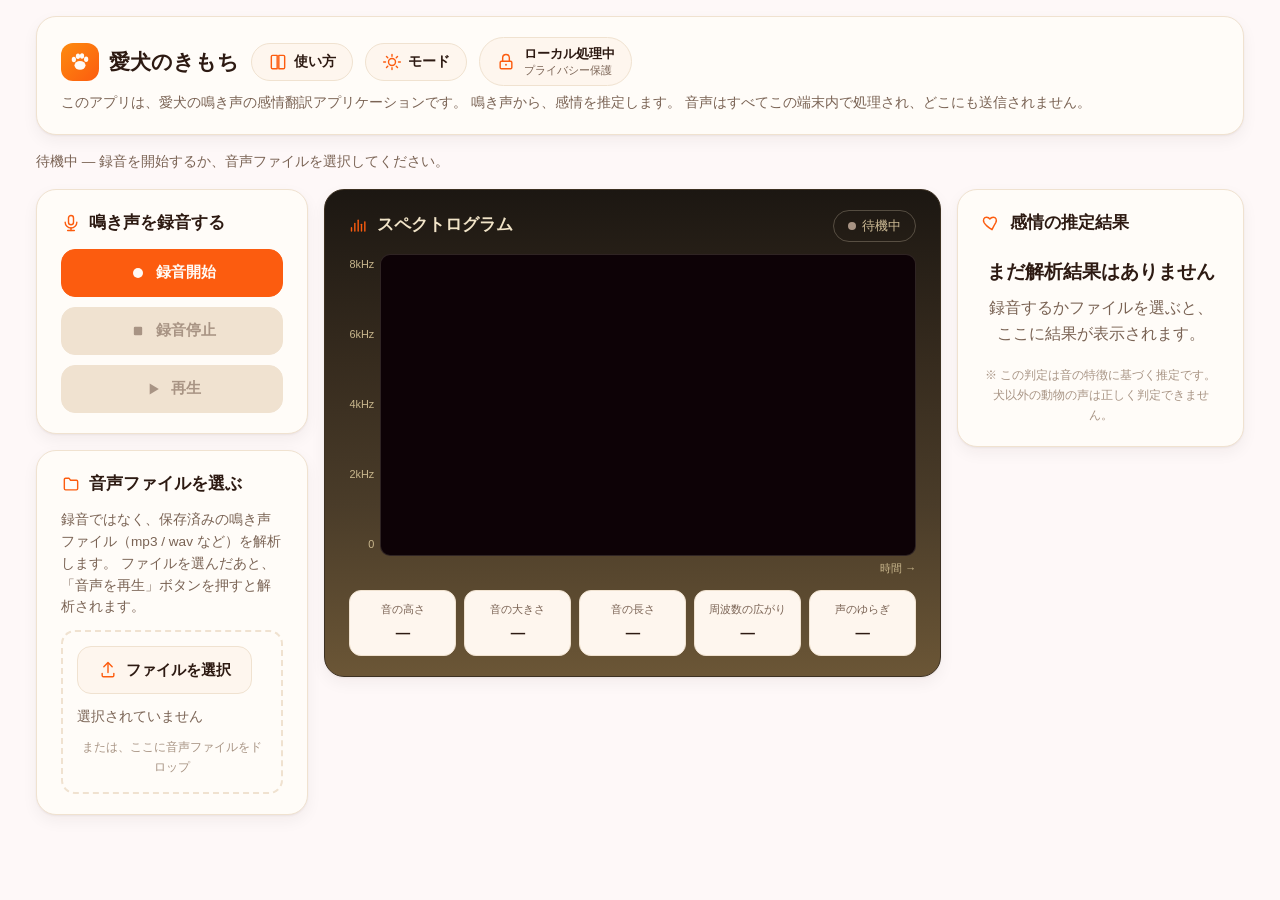
<file: index.html>
<!DOCTYPE html>
<html lang="ja">
<head>
  <meta charset="UTF-8">
  <meta name="viewport" content="width=device-width, initial-scale=1.0">
  <title>愛犬のきもち</title>
  <link rel="icon" type="image/png" href="img/favicon.png">
  <script>
    // CSS読み込み前に適用しておくことで、昼→夜の一瞬のチラつき(FOUC)を防ぐ
    try {
      var savedTheme = localStorage.getItem('theme');
      if (savedTheme === 'dark') document.documentElement.dataset.theme = 'dark';
    } catch {
      // プライベートブラウジング等でlocalStorageが使えなくても無視してよい(既定=昼モード)
    }
  </script>
  <link rel="stylesheet" href="css/style.css">
</head>
<body>
  <main class="app">
    <header class="app-header panel">
      <div class="panel-body">
        <div class="app-header-text">
          <div class="app-title-row">
            <h1>
              <span class="app-title-icon" aria-hidden="true">
                <svg viewBox="0 0 24 24" fill="currentColor">
                  <ellipse cx="12" cy="15.6" rx="6" ry="4.8"/>
                  <ellipse cx="5.3" cy="9.2" rx="2.3" ry="3"/>
                  <ellipse cx="9.8" cy="5.6" rx="2.3" ry="3"/>
                  <ellipse cx="14.2" cy="5.5" rx="2.3" ry="3"/>
                  <ellipse cx="18.7" cy="9" rx="2.3" ry="3"/>
                </svg>
              </span>
              愛犬のきもち
            </h1>
            <button id="how-to-open-button" type="button" class="nav-button">
              <svg class="icon" viewBox="0 0 24 24" fill="none" stroke="currentColor" stroke-width="1.7" stroke-linecap="round" stroke-linejoin="round" aria-hidden="true">
                <path d="M4 5.5C4 4.7 4.7 4 5.5 4H11v16H5.5A1.5 1.5 0 0 1 4 18.5z"/>
                <path d="M20 5.5c0-.8-.7-1.5-1.5-1.5H13v16h5.5a1.5 1.5 0 0 0 1.5-1.5z"/>
              </svg>
              <span>使い方</span>
            </button>
            <div class="mode-menu">
              <button id="mode-open-button" type="button" class="nav-button" aria-haspopup="true" aria-expanded="false">
                <svg class="icon" viewBox="0 0 24 24" fill="none" stroke="currentColor" stroke-width="1.7" stroke-linecap="round" stroke-linejoin="round" aria-hidden="true">
                  <circle cx="12" cy="12" r="4.2"/>
                  <path d="M12 3v2.2M12 18.8V21M4.2 12H2M22 12h-2.2M5.4 5.4l1.5 1.5M17.1 17.1l1.5 1.5M18.6 5.4l-1.5 1.5M6.9 17.1l-1.5 1.5"/>
                </svg>
                <span>モード</span>
              </button>
              <div id="mode-popup" class="mode-popup" hidden>
                <button type="button" class="mode-option" data-theme-choice="light">
                  <svg class="icon" viewBox="0 0 24 24" fill="none" stroke="currentColor" stroke-width="1.7" stroke-linecap="round" stroke-linejoin="round" aria-hidden="true">
                    <circle cx="12" cy="12" r="4.2"/>
                    <path d="M12 3v2.2M12 18.8V21M4.2 12H2M22 12h-2.2M5.4 5.4l1.5 1.5M17.1 17.1l1.5 1.5M18.6 5.4l-1.5 1.5M6.9 17.1l-1.5 1.5"/>
                  </svg>
                  <span>昼モード</span>
                </button>
                <button type="button" class="mode-option" data-theme-choice="dark">
                  <svg class="icon" viewBox="0 0 24 24" fill="none" stroke="currentColor" stroke-width="1.7" stroke-linecap="round" stroke-linejoin="round" aria-hidden="true">
                    <path d="M20 14.3A8.5 8.5 0 1 1 9.7 4a7 7 0 0 0 10.3 10.3z"/>
                  </svg>
                  <span>夜モード</span>
                </button>
              </div>
            </div>
            <div class="privacy-badge">
              <svg class="icon" viewBox="0 0 24 24" fill="none" stroke="currentColor" stroke-width="1.7" stroke-linecap="round" stroke-linejoin="round" aria-hidden="true">
                <rect x="5" y="11" width="14" height="9" rx="1.5"/>
                <path d="M8 11V7a4 4 0 0 1 8 0v4"/>
                <circle cx="12" cy="15.3" r="1.1" fill="currentColor" stroke="none"/>
              </svg>
              <span class="privacy-badge-text">
                <span class="privacy-badge-title">ローカル処理中</span>
                <span class="privacy-badge-subtitle">プライバシー保護</span>
              </span>
            </div>
          </div>
          <p class="app-description">
            このアプリは、愛犬の鳴き声の感情翻訳アプリケーションです。
            鳴き声から、感情を推定します。
            音声はすべてこの端末内で処理され、どこにも送信されません。
          </p>
        </div>
      </div>
    </header>

    <p id="status-message" class="status-message" role="status">待機中 — 録音を開始するか、音声ファイルを選択してください。</p>

    <div class="dashboard-grid">
      <section class="dashboard-column dashboard-column--input" aria-label="音声を入力する">
        <div class="panel">
          <div class="panel-body">
            <h2 class="section-title">
              <svg class="icon" viewBox="0 0 24 24" fill="none" stroke="currentColor" stroke-width="1.7" stroke-linecap="round" stroke-linejoin="round" aria-hidden="true">
                <rect x="9" y="3" width="6" height="11" rx="3"/>
                <path d="M5 11a7 7 0 0 0 14 0"/>
                <line x1="12" y1="18" x2="12" y2="21"/>
                <line x1="8" y1="21" x2="16" y2="21"/>
              </svg>
              鳴き声を録音する
            </h2>
            <div class="button-row">
              <button id="record-start-button" type="button" class="action-button action-button--primary">
                <span class="action-button-face">
                  <svg class="icon button-icon" viewBox="0 0 24 24" aria-hidden="true"><circle cx="12" cy="12" r="6" fill="currentColor"/></svg>
                  <span class="button-label">録音開始</span>
                </span>
              </button>
              <button id="record-stop-button" type="button" class="action-button" disabled>
                <span class="action-button-face">
                  <svg class="icon button-icon" viewBox="0 0 24 24" aria-hidden="true"><rect x="7" y="7" width="10" height="10" rx="1.5" fill="currentColor"/></svg>
                  <span class="button-label">録音停止</span>
                </span>
              </button>
              <button id="playback-button" type="button" class="action-button" disabled>
                <span class="action-button-face">
                  <svg class="icon button-icon" viewBox="0 0 24 24" aria-hidden="true"><path d="M8 5.5v13l11-6.5z" fill="currentColor"/></svg>
                  <span id="playback-button-label" class="button-label">再生</span>
                </span>
              </button>
            </div>
          </div>
        </div>

        <div class="panel">
          <div class="panel-body">
            <h2 class="section-title">
              <svg class="icon" viewBox="0 0 24 24" fill="none" stroke="currentColor" stroke-width="1.7" stroke-linecap="round" stroke-linejoin="round" aria-hidden="true">
                <path d="M4 6.5A1.5 1.5 0 0 1 5.5 5h4l2 2.5h7A1.5 1.5 0 0 1 20 9v8.5A1.5 1.5 0 0 1 18.5 19h-13A1.5 1.5 0 0 1 4 17.5z"/>
              </svg>
              音声ファイルを選ぶ
            </h2>
            <p class="input-method-note">
              録音ではなく、保存済みの鳴き声ファイル（mp3 / wav など）を解析します。
              ファイルを選んだあと、「音声を再生」ボタンを押すと解析されます。
            </p>
            <div id="file-dropzone" class="file-dropzone">
              <div class="file-picker">
                <label class="action-button">
                  <span class="action-button-face">
                    <svg class="icon button-icon" viewBox="0 0 24 24" fill="none" stroke="currentColor" stroke-width="1.7" stroke-linecap="round" stroke-linejoin="round" aria-hidden="true">
                      <path d="M12 15V4"/>
                      <path d="M7 8l5-5 5 5"/>
                      <path d="M5 16v2.5A1.5 1.5 0 0 0 6.5 20h11a1.5 1.5 0 0 0 1.5-1.5V16"/>
                    </svg>
                    <span class="button-label">ファイルを選択</span>
                  </span>
                  <!-- MIME だけだとスマホのピッカーが mp3 をグレーアウトすることがあるため拡張子も併記する -->
                  <input id="audio-file-input" class="file-picker-input" type="file" accept="audio/*,.mp3,.wav,.m4a,.aac,.ogg">
                </label>
                <span id="file-picker-filename" class="file-picker-filename">選択されていません</span>
              </div>
              <p class="file-dropzone-hint">または、ここに音声ファイルをドロップ</p>
            </div>
          </div>
        </div>
      </section>

      <section class="dashboard-column dashboard-column--spectrogram" aria-label="スペクトログラム">
        <div class="panel">
          <div class="panel-body">
            <div class="section-header">
              <h2 class="section-title">
                <svg class="icon" viewBox="0 0 24 24" fill="none" stroke="currentColor" stroke-width="1.7" stroke-linecap="round" stroke-linejoin="round" aria-hidden="true">
                  <line x1="3" y1="14" x2="3" y2="18"/>
                  <line x1="7" y1="9" x2="7" y2="18"/>
                  <line x1="11" y1="5" x2="11" y2="18"/>
                  <line x1="15" y1="10" x2="15" y2="18"/>
                  <line x1="19" y1="7" x2="19" y2="18"/>
                </svg>
                スペクトログラム
              </h2>
              <span id="spectrogram-status" class="status-pill status-pill--idle">
                <span class="status-dot"></span>
                <span id="spectrogram-status-text">待機中</span>
              </span>
            </div>
            <div class="spectrogram-layout">
              <div class="spectrogram-axis-labels" aria-hidden="true">
                <span>8kHz</span>
                <span>6kHz</span>
                <span>4kHz</span>
                <span>2kHz</span>
                <span>0</span>
              </div>
              <canvas id="spectrogram-canvas" width="800" height="300">
                お使いのブラウザは canvas に対応していません。
              </canvas>
            </div>
            <p class="spectrogram-time-caption" aria-hidden="true">時間 →</p>

            <div id="analyzing-indicator" class="analyzing-indicator" hidden>
              <span class="analyzing-icon" aria-hidden="true">
                <svg viewBox="0 0 24 24" fill="currentColor">
                  <ellipse cx="12" cy="15.6" rx="6" ry="4.8"/>
                  <ellipse cx="5.3" cy="9.2" rx="2.3" ry="3"/>
                  <ellipse cx="9.8" cy="5.6" rx="2.3" ry="3"/>
                  <ellipse cx="14.2" cy="5.5" rx="2.3" ry="3"/>
                  <ellipse cx="18.7" cy="9" rx="2.3" ry="3"/>
                </svg>
              </span>
              <span class="analyzing-text">
                <span class="analyzing-title">AIが音声を解析しています…</span>
                <span class="analyzing-subtitle">鳴き声の特徴をリアルタイムで分析中です</span>
              </span>
              <span class="analyzing-dots" aria-hidden="true">
                <span></span><span></span><span></span><span></span><span></span>
              </span>
              <span class="analyzing-state-label">解析中</span>
            </div>

            <div class="feature-cards">
              <div class="feature-card">
                <span class="feature-card-label">音の高さ</span>
                <span id="feature-pitch" class="feature-card-value">—</span>
              </div>
              <div class="feature-card">
                <span class="feature-card-label">音の大きさ</span>
                <span id="feature-volume" class="feature-card-value">—</span>
              </div>
              <div class="feature-card">
                <span class="feature-card-label">音の長さ</span>
                <span id="feature-duration" class="feature-card-value">—</span>
              </div>
              <div class="feature-card">
                <span class="feature-card-label">周波数の広がり</span>
                <span id="feature-spread" class="feature-card-value">—</span>
              </div>
              <div class="feature-card">
                <span class="feature-card-label">声のゆらぎ</span>
                <span id="feature-waviness" class="feature-card-value">—</span>
              </div>
            </div>
          </div>
        </div>
      </section>

      <section class="dashboard-column dashboard-column--result" aria-label="感情推定結果">
        <div id="emotion-result" class="panel">
          <div class="panel-body emotion-panel-body">
            <h2 class="section-title">
              <svg class="icon" viewBox="0 0 24 24" fill="none" stroke="currentColor" stroke-width="1.7" stroke-linecap="round" stroke-linejoin="round" aria-hidden="true">
                <path d="M12 20s-7-4.35-9.5-8.5C.8 8 2.4 5 5.5 5c2 0 3.3 1.1 4 2.2C10.2 6.1 11.5 5 13.5 5 16.6 5 18.2 8 16.5 11.5 14 15.65 12 20 12 20z"/>
              </svg>
              感情の推定結果
            </h2>
            <p id="emotion-label" class="result-label">まだ解析結果はありません</p>
            <p id="emotion-reason" class="result-reason">録音するかファイルを選ぶと、ここに結果が表示されます。</p>
            <div id="emotion-detail-box" class="emotion-info-box" hidden>
              <span class="emotion-info-heading">気持ちの詳細</span>
              <p id="emotion-detail" class="emotion-info-text"></p>
            </div>
            <div id="emotion-advice-box" class="emotion-info-box emotion-info-box--advice" hidden>
              <span class="emotion-info-heading">
                <svg class="icon" viewBox="0 0 24 24" fill="none" stroke="currentColor" stroke-width="1.7" stroke-linecap="round" stroke-linejoin="round" aria-hidden="true">
                  <path d="M9 18h6"/>
                  <path d="M10 21h4"/>
                  <path d="M12 3a6 6 0 0 0-4 10.5c.7.6 1 1.3 1 2.5h6c0-1.2.3-1.9 1-2.5A6 6 0 0 0 12 3z"/>
                </svg>
                おすすめの対応
              </span>
              <p id="emotion-advice" class="emotion-info-text"></p>
            </div>
            <p class="result-disclaimer">
              ※ この判定は音の特徴に基づく推定です。犬以外の動物の声は正しく判定できません。
            </p>
            <img id="emotion-illustration-image" class="emotion-illustration" alt="" hidden>
          </div>
        </div>
      </section>
    </div>

    <div id="how-to-modal" class="modal-overlay" hidden>
      <div class="modal-panel" role="dialog" aria-modal="true" aria-labelledby="how-to-modal-title">
        <button id="how-to-close-button" type="button" class="modal-close" aria-label="閉じる">
          <svg viewBox="0 0 24 24" fill="none" stroke="currentColor" stroke-width="2" stroke-linecap="round" aria-hidden="true">
            <line x1="5" y1="5" x2="19" y2="19"/>
            <line x1="19" y1="5" x2="5" y2="19"/>
          </svg>
        </button>
        <h2 id="how-to-modal-title" class="section-title">
          <svg class="icon" viewBox="0 0 24 24" fill="none" stroke="currentColor" stroke-width="1.7" stroke-linecap="round" stroke-linejoin="round" aria-hidden="true">
            <path d="M4 5.5C4 4.7 4.7 4 5.5 4H11v16H5.5A1.5 1.5 0 0 1 4 18.5z"/>
            <path d="M20 5.5c0-.8-.7-1.5-1.5-1.5H13v16h5.5a1.5 1.5 0 0 0 1.5-1.5z"/>
          </svg>
          使い方
          <span class="how-to-tagline">かんたん2つの方法で愛犬のきもちを知ることができます</span>
        </h2>

        <div class="how-to-row how-to-row--start">
          <div class="how-to-step">
            <span class="how-to-step-badge">1</span>
            <svg class="icon" viewBox="0 0 24 24" fill="none" stroke="currentColor" stroke-width="1.7" stroke-linecap="round" stroke-linejoin="round" aria-hidden="true">
              <rect x="9" y="3" width="6" height="11" rx="3"/>
              <path d="M5 11a7 7 0 0 0 14 0"/>
              <line x1="12" y1="18" x2="12" y2="21"/>
              <line x1="8" y1="21" x2="16" y2="21"/>
            </svg>
            <span class="how-to-step-label">マイクで録音する</span>
          </div>
          <span class="how-to-or">または</span>
          <div class="how-to-step">
            <span class="how-to-step-badge">1</span>
            <svg class="icon" viewBox="0 0 24 24" fill="none" stroke="currentColor" stroke-width="1.7" stroke-linecap="round" stroke-linejoin="round" aria-hidden="true">
              <path d="M4 6.5A1.5 1.5 0 0 1 5.5 5h4l2 2.5h7A1.5 1.5 0 0 1 20 9v8.5A1.5 1.5 0 0 1 18.5 19h-13A1.5 1.5 0 0 1 4 17.5z"/>
            </svg>
            <span class="how-to-step-label">音声ファイルを選ぶ</span>
          </div>
        </div>

        <div class="how-to-row how-to-row--flow">
          <div class="how-to-step">
            <span class="how-to-step-badge">2</span>
            <svg class="icon" viewBox="0 0 24 24" fill="none" stroke="currentColor" stroke-width="1.7" stroke-linecap="round" stroke-linejoin="round" aria-hidden="true">
              <line x1="3" y1="14" x2="3" y2="18"/>
              <line x1="7" y1="9" x2="7" y2="18"/>
              <line x1="11" y1="5" x2="11" y2="18"/>
              <line x1="15" y1="10" x2="15" y2="18"/>
              <line x1="19" y1="7" x2="19" y2="18"/>
            </svg>
            <span class="how-to-step-label">音声を解析する</span>
          </div>
          <span class="how-to-chevron" aria-hidden="true">›</span>
          <div class="how-to-step">
            <span class="how-to-step-badge">3</span>
            <svg class="icon" viewBox="0 0 24 24" fill="none" stroke="currentColor" stroke-width="1.7" stroke-linecap="round" stroke-linejoin="round" aria-hidden="true">
              <path d="M12 20s-7-4.35-9.5-8.5C.8 8 2.4 5 5.5 5c2 0 3.3 1.1 4 2.2C10.2 6.1 11.5 5 13.5 5 16.6 5 18.2 8 16.5 11.5 14 15.65 12 20 12 20z"/>
            </svg>
            <span class="how-to-step-label">感情を推定する</span>
          </div>
          <span class="how-to-chevron" aria-hidden="true">›</span>
          <div class="how-to-step">
            <span class="how-to-step-badge">4</span>
            <svg class="icon" viewBox="0 0 24 24" fill="none" stroke="currentColor" stroke-width="1.7" stroke-linecap="round" stroke-linejoin="round" aria-hidden="true">
              <path d="M8 4h8a1 1 0 0 1 1 1v14a1 1 0 0 1-1 1H8a1 1 0 0 1-1-1V5a1 1 0 0 1 1-1z"/>
              <path d="M9 3.3h6v2.2H9z"/>
              <path d="M9 12l2 2 4-4"/>
            </svg>
            <span class="how-to-step-label">結果を確認する</span>
          </div>
        </div>

        <p class="how-to-tagline how-to-tagline--footer">
          録音・音声ファイル、どちらのやり方でも音声を再生すると「スペクトログラム」に音声波形が流れ、音声が終わると波形が止まり、「感情の推定結果」で解析結果が表示されます。
        </p>
      </div>
    </div>
  </main>

  <script type="module" src="js/main.js"></script>
</body>
</html>
</file>
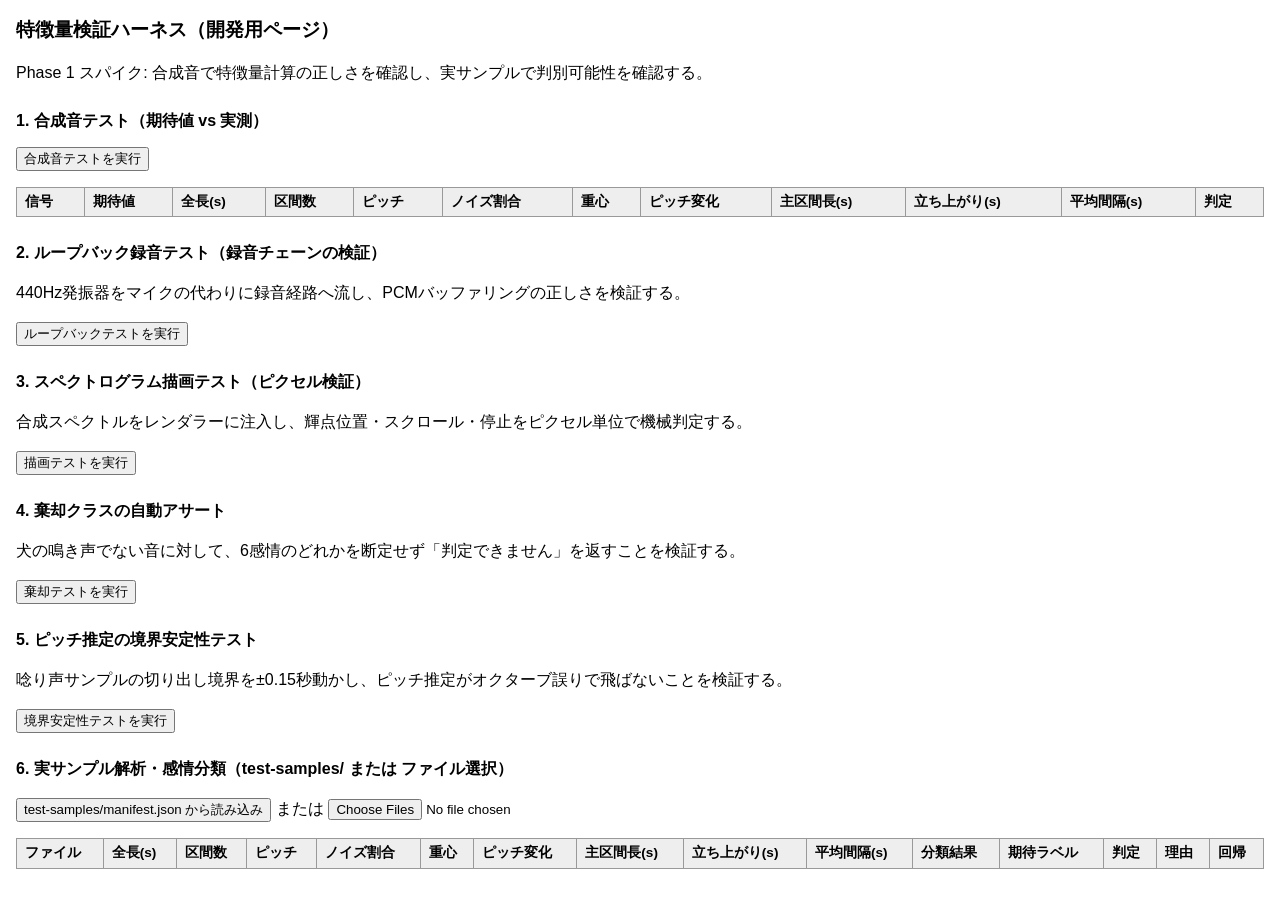
<file: test-features.html>
<!DOCTYPE html>
<html lang="ja">
<head>
  <meta charset="UTF-8">
  <meta name="viewport" content="width=device-width, initial-scale=1.0">
  <title>特徴量検証ハーネス（開発用）</title>
  <style>
    /* 開発専用ページのため最小限のスタイルのみ（本番UIとは独立） */
    body { font-family: sans-serif; margin: 16px; line-height: 1.5; }
    h1 { font-size: 1.2rem; }
    h2 { font-size: 1rem; margin-top: 24px; }
    table { border-collapse: collapse; font-size: 0.85rem; width: 100%; }
    th, td { border: 1px solid #999; padding: 4px 8px; text-align: left; }
    th { background: #eee; }
    .row-pass { background: #e6f7e6; }
    .row-fail { background: #fde8e8; }
    .summary-pass { color: #1a7f1a; font-weight: bold; }
    .summary-fail { color: #c00; font-weight: bold; }
    .table-wrapper { overflow-x: auto; }
  </style>
</head>
<body>
  <h1>特徴量検証ハーネス（開発用ページ）</h1>
  <p>Phase 1 スパイク: 合成音で特徴量計算の正しさを確認し、実サンプルで判別可能性を確認する。</p>

  <h2>1. 合成音テスト（期待値 vs 実測）</h2>
  <button id="run-synthetic-tests" type="button">合成音テストを実行</button>
  <p id="synthetic-summary"></p>
  <div class="table-wrapper">
    <table id="synthetic-results">
      <thead>
        <tr>
          <th>信号</th><th>期待値</th><th>全長(s)</th><th>区間数</th><th>ピッチ</th>
          <th>ノイズ割合</th><th>重心</th><th>ピッチ変化</th>
          <th>主区間長(s)</th><th>立ち上がり(s)</th><th>平均間隔(s)</th><th>判定</th>
        </tr>
      </thead>
      <tbody></tbody>
    </table>
  </div>

  <h2>2. ループバック録音テスト（録音チェーンの検証）</h2>
  <p>440Hz発振器をマイクの代わりに録音経路へ流し、PCMバッファリングの正しさを検証する。</p>
  <button id="run-loopback-test" type="button">ループバックテストを実行</button>
  <p id="loopback-result"></p>

  <h2>3. スペクトログラム描画テスト（ピクセル検証）</h2>
  <p>合成スペクトルをレンダラーに注入し、輝点位置・スクロール・停止をピクセル単位で機械判定する。</p>
  <button id="run-spectrogram-tests" type="button">描画テストを実行</button>
  <p id="spectrogram-summary"></p>
  <ul id="spectrogram-results"></ul>

  <h2>4. 棄却クラスの自動アサート</h2>
  <p>犬の鳴き声でない音に対して、6感情のどれかを断定せず「判定できません」を返すことを検証する。</p>
  <button id="run-rejection-tests" type="button">棄却テストを実行</button>
  <p id="rejection-summary"></p>
  <ul id="rejection-results"></ul>

  <h2>5. ピッチ推定の境界安定性テスト</h2>
  <p>唸り声サンプルの切り出し境界を±0.15秒動かし、ピッチ推定がオクターブ誤りで飛ばないことを検証する。</p>
  <button id="run-boundary-test" type="button">境界安定性テストを実行</button>
  <p id="boundary-result"></p>

  <h2>6. 実サンプル解析・感情分類（test-samples/ または ファイル選択）</h2>
  <p>
    <button id="load-manifest-button" type="button">test-samples/manifest.json から読み込み</button>
    または <input id="sample-file-input" type="file" accept="audio/*" multiple>
  </p>
  <p id="sample-status"></p>
  <p id="accuracy-summary"></p>
  <div class="table-wrapper">
    <table id="sample-results">
      <thead>
        <tr>
          <th>ファイル</th><th>全長(s)</th><th>区間数</th><th>ピッチ</th>
          <th>ノイズ割合</th><th>重心</th><th>ピッチ変化</th>
          <th>主区間長(s)</th><th>立ち上がり(s)</th><th>平均間隔(s)</th>
          <th>分類結果</th><th>期待ラベル</th><th>判定</th><th>理由</th><th>回帰</th>
        </tr>
      </thead>
      <tbody></tbody>
    </table>
  </div>

  <script type="module" src="js/test-features.js"></script>
</body>
</html>
</file>
<file: css/style.css>
:root {
  /* d/back.jpg からピクセル実測(rgb(254,248,248)) */
  --color-bg: #fef8f8;
  --color-surface: #fffcf8;
  --color-surface-soft: #fef6ee;
  --color-surface-hover: #fdeee0;
  --color-text: #2d1a12;
  --color-text-secondary: #7a6354;
  --color-muted: #a89484;
  --color-accent: #fc5c0f;
  --color-accent-soft: #fd8b0f;
  --color-on-accent: #fffaf5;
  --color-border: #f0e2d0;
  --color-border-strong: #e8d3b8;
  --color-success: #4caf50;
  --radius-card: 20px;
  --radius-button: 14px;
  --radius-pill: 999px;
  --shadow-card: 0 1px 2px rgba(45, 26, 18, 0.05), 0 6px 16px rgba(45, 26, 18, 0.05);
}

/* ===== 夜モード(ダークネイビー+シアン) =====
   カードの形(角丸)・レイアウト・機能は昼モードと完全に同じにし、
   :root の色トークンだけ上書きする。ほぼ全コンポーネントが var(--color-*) で
   書かれているため、この上書きだけで大部分が自動的に配色される */
:root[data-theme="dark"] {
  --color-bg: #0a0e1a;
  --color-surface: #10182a;
  --color-surface-soft: #16213a;
  --color-surface-hover: #1c2942;
  --color-text: #eaf2ff;
  --color-text-secondary: #93a3c2;
  --color-muted: #5f6f8f;
  --color-accent: #22d3ee;
  --color-accent-soft: #5eead4;
  /* シアンは明るい色のため、塗りボタン上の文字は白ではなく濃色にする */
  --color-on-accent: #04222b;
  --color-border: #2a4a63;
  --color-border-strong: #3a6488;
  --color-success: #4ade80;
  /* カードの縁を光らせ、ホログラムのような浮遊感を出す:
     細い縁取り + 広がるシアンのぼかし + 沈み込ませる暗い影、の3層構成 */
  --shadow-card: 0 0 0 1px rgba(34, 211, 238, 0.18), 0 0 28px rgba(34, 211, 238, 0.18), 0 8px 24px rgba(0, 0, 0, 0.5);
}

* {
  box-sizing: border-box;
}

body {
  margin: 0;
  font-family: "Hiragino Kaku Gothic ProN", "Yu Gothic", Meiryo, sans-serif;
  background: var(--color-bg);
  color: var(--color-text);
  line-height: 1.6;
}

.app {
  /* 3カラムダッシュボード(中央のスペクトログラムを大きく見せる)を収めるため、
     単一カラム時代の840pxより広く取る */
  max-width: 1240px;
  margin: 0 auto;
  padding: 16px;
  /* iPhone のノッチ・ホームバーにコンテンツが隠れないよう安全領域ぶん余白を足す */
  padding-left: max(16px, env(safe-area-inset-left));
  padding-right: max(16px, env(safe-area-inset-right));
}

a {
  color: var(--color-accent);
}

:focus-visible {
  outline: 2px solid var(--color-accent);
  outline-offset: 2px;
}

/* ===== カード（角丸パネル） =====
   .panel は間隔調整のための素通しラッパー、実際の見た目（背景・枠・角丸・影）は
   .panel-body が担う。1枚のカードに見えるが、リデザイン時に中身だけ差し替えられるよう
   構造は2階層のまま維持している */
.panel {
  margin-bottom: 16px;
}

.panel-body {
  background: var(--color-surface);
  border: 1px solid var(--color-border);
  border-radius: var(--radius-card);
  box-shadow: var(--shadow-card);
  padding: 20px 24px;
}

@media (max-width: 480px) {
  .panel-body {
    padding: 16px 18px;
  }
}

.section-title {
  display: flex;
  align-items: center;
  /* 見出し+アイコン+付随テキスト(タグライン等)が1行に収まりきらない時、
     text nodeを無理に圧縮させず素直に折り返す */
  flex-wrap: wrap;
  gap: 8px;
  font-size: 1.05rem;
  font-weight: 700;
  margin: 0 0 12px;
  color: var(--color-text);
}

.section-title .icon {
  color: var(--color-accent);
  flex-shrink: 0;
}

.section-header {
  display: flex;
  align-items: center;
  justify-content: space-between;
  gap: 12px;
  flex-wrap: wrap;
}

.section-header .section-title {
  margin: 0;
}

/* ===== アイコン ===== */
.icon {
  width: 20px;
  height: 20px;
  flex-shrink: 0;
}

/* ===== ヘッダー ===== */
/* タイトル・使い方ボタン・プライバシーバッジを1行に並べ、説明文はその下に続ける */
.app-title-row {
  display: flex;
  align-items: center;
  flex-wrap: wrap;
  gap: 12px;
  margin-bottom: 6px;
}

@media (max-width: 480px) {
  /* スマホ幅ではタイトル行に収まりきらず折り返すため、見た目の並びだけ
     「プライバシーバッジ→使い方→モード」に入れ替える(DOM順・ブラウザ版の並びは変えない)。
     バッジの後ろに幅0・flex-basis:100%の疑似要素を挟むことで改行だけを起こす
     (バッジ自体に flex-basis:100% を付けるとバッジ自体が全幅に伸びてしまうため) */
  .privacy-badge {
    order: 1;
  }
  .app-title-row::before {
    content: "";
    order: 2;
    flex-basis: 100%;
    height: 0;
  }
  .nav-button {
    order: 3;
  }
  .mode-menu {
    order: 4;
  }
}

.app-header-text h1 {
  display: flex;
  align-items: center;
  gap: 10px;
  font-size: 1.3rem;
  font-weight: 700;
  margin: 0;
  color: var(--color-text);
}

.app-title-icon {
  display: inline-flex;
  align-items: center;
  justify-content: center;
  width: 38px;
  height: 38px;
  border-radius: 12px;
  background: linear-gradient(135deg, var(--color-accent-soft), var(--color-accent));
  color: var(--color-on-accent);
  flex-shrink: 0;
}

.app-title-icon svg {
  width: 22px;
  height: 22px;
}

.app-description {
  font-size: 0.85rem;
  color: var(--color-text-secondary);
  margin: 0;
  /* ch は半角基準の単位で、日本語の全角文字は実際その約2倍の幅を取るため、
     ch指定の max-width は体感よりずっと狭くなり不自然な位置で折り返されやすい。
     全体は .app の max-width(840px)で十分に制限されているため指定しない */
}

.nav-button {
  display: inline-flex;
  align-items: center;
  gap: 6px;
  background: var(--color-surface-soft);
  border: 1px solid var(--color-border);
  border-radius: var(--radius-pill);
  padding: 8px 16px;
  font-size: 0.85rem;
  font-weight: 700;
  color: var(--color-text);
  cursor: pointer;
  white-space: nowrap;
  -webkit-tap-highlight-color: transparent;
}

.nav-button .icon {
  color: var(--color-accent);
}

.nav-button:hover {
  background: var(--color-surface-hover);
}

/* ===== モード切替(昼/夜)メニュー ===== */
.mode-menu {
  position: relative;
}

.mode-popup {
  position: absolute;
  top: calc(100% + 8px);
  right: 0;
  z-index: 50;
  display: flex;
  flex-direction: column;
  gap: 4px;
  min-width: 140px;
  background: var(--color-surface);
  border: 1px solid var(--color-border);
  border-radius: 12px;
  box-shadow: var(--shadow-card);
  padding: 6px;
}

/* [hidden] は display:flex と同じ特異度のため、明示的に上書きしないと隠れない */
.mode-popup[hidden] {
  display: none;
}

.mode-option {
  display: flex;
  align-items: center;
  gap: 8px;
  padding: 8px 10px;
  background: transparent;
  border: none;
  border-radius: 8px;
  font-size: 0.85rem;
  font-weight: 700;
  color: var(--color-text);
  text-align: left;
  cursor: pointer;
  -webkit-tap-highlight-color: transparent;
}

.mode-option .icon {
  color: var(--color-accent);
}

.mode-option:hover {
  background: var(--color-surface-hover);
}

.mode-option[aria-current="true"] {
  background: var(--color-surface-soft);
}

.privacy-badge {
  display: flex;
  align-items: center;
  gap: 8px;
  background: var(--color-surface-soft);
  border: 1px solid var(--color-border);
  border-radius: var(--radius-pill);
  padding: 8px 16px;
  white-space: nowrap;
  color: var(--color-accent);
}

.privacy-badge .icon {
  color: var(--color-accent);
}

.privacy-badge-text {
  display: flex;
  flex-direction: column;
  line-height: 1.3;
}

.privacy-badge-title {
  font-size: 0.8rem;
  font-weight: 700;
  color: var(--color-text);
}

.privacy-badge-subtitle {
  font-size: 0.7rem;
  color: var(--color-text-secondary);
}

/* ===== 使い方（入口2択 + 共通の3ステップ、の2段構成） ===== */
.how-to-tagline {
  font-size: 0.78rem;
  font-weight: 400;
  color: var(--color-text-secondary);
  margin-left: 4px;
}

/* 見出し内(span)ではなく手順の下に単独で置く用途。左マージンは不要で、代わりに上の余白を持つ */
.how-to-tagline--footer {
  margin: 14px 0 0;
}

@media (max-width: 480px) {
  /* 見出し「使い方」とタグラインが1行に収まらない幅では、
     詰め込まず素直にタグラインだけ次の行へ落とす */
  .how-to-tagline {
    flex-basis: 100%;
    margin-left: 0;
  }
}

.how-to-row {
  display: flex;
  align-items: center;
  flex-wrap: wrap;
  gap: 10px 6px;
}

.how-to-row--start {
  margin-bottom: 10px;
  padding-bottom: 10px;
  border-bottom: 1px dashed var(--color-border);
}

.how-to-step {
  display: flex;
  align-items: center;
  gap: 8px;
  color: var(--color-text-secondary);
}

.how-to-step .icon {
  color: var(--color-accent-soft);
}

.how-to-step-badge {
  display: inline-flex;
  align-items: center;
  justify-content: center;
  width: 22px;
  height: 22px;
  border-radius: 50%;
  background: var(--color-accent);
  color: var(--color-on-accent);
  font-size: 0.75rem;
  font-weight: 700;
  flex-shrink: 0;
}

.how-to-step-label {
  font-size: 0.85rem;
  white-space: nowrap;
}

.how-to-or {
  font-size: 0.78rem;
  color: var(--color-muted);
}

.how-to-chevron {
  color: var(--color-border-strong);
  font-size: 1.1rem;
  line-height: 1;
}

@media (max-width: 640px) {
  .how-to-chevron {
    display: none;
  }
  .how-to-row {
    flex-direction: column;
    align-items: flex-start;
  }
  .how-to-or {
    margin-left: 30px;
  }
}

/* ===== ダッシュボードグリッド（録音/スペクトログラム/結果の3カラム） =====
   900px 未満では1カラムに折り返す。DOM順(入力→スペクトログラム→結果)が
   そのまま読む順序として自然なため、折り返し時の順序入れ替えはしない */
.dashboard-grid {
  display: grid;
  grid-template-columns: 1fr;
  gap: 16px;
}

@media (min-width: 900px) {
  .dashboard-grid {
    /* 中央(スペクトログラム)を主役として広く取る */
    grid-template-columns: 0.95fr 2.15fr 1fr;
    align-items: start;
  }
}

.dashboard-column {
  display: flex;
  flex-direction: column;
}

.dashboard-column .panel:last-child {
  margin-bottom: 0;
}

/* ===== 音の特徴量カード ===== */
.feature-cards {
  display: flex;
  flex-wrap: wrap;
  gap: 8px;
  margin-top: 12px;
}

.feature-card {
  flex: 1 1 90px;
  display: flex;
  flex-direction: column;
  align-items: center;
  gap: 4px;
  padding: 10px 8px;
  background: var(--color-surface-soft);
  border: 1px solid var(--color-border);
  border-radius: 12px;
  text-align: center;
}

.feature-card-label {
  font-size: 0.68rem;
  color: var(--color-text-secondary);
  white-space: nowrap;
}

.feature-card-value {
  font-size: 0.9rem;
  font-weight: 700;
  color: var(--color-text);
}

/* ===== 入力方法（マイク録音・ファイル選択） ===== */
.input-method-note {
  font-size: 0.85rem;
  color: var(--color-text-secondary);
  margin: 0 0 12px;
}

.button-row {
  display: flex;
  flex-wrap: wrap;
  gap: 10px;
}

/* ===== ボタン（角丸。録音開始のみ塗り、それ以外は淡い塗り+枠） ===== */
.action-button {
  flex: 1 1 140px;
  padding: 0;
  margin: 0;
  border: none;
  border-radius: var(--radius-button);
  background: transparent;
  cursor: pointer;
  transition: transform 0.1s ease;
  -webkit-tap-highlight-color: transparent;
}

.action-button-face {
  display: flex;
  align-items: center;
  justify-content: center;
  gap: 8px;
  width: 100%;
  /* スマホのタップ領域確保（Apple HIG の最小 44px を満たす） */
  min-height: 48px;
  /* 横方向の余白が無いと、幅が内容に合わせて縮む(flex:0 0 auto の)ボタンで
     アイコン・文字が枠にぎりぎり詰まって見える(ファイル選択ボタン等) */
  padding: 0 20px;
  background: var(--color-surface-soft);
  border: 1px solid var(--color-border);
  border-radius: var(--radius-button);
  font-size: 0.95rem;
  font-weight: 700;
  color: var(--color-text);
  transition: background-color 0.15s ease, color 0.15s ease, border-color 0.15s ease;
}

.action-button .button-icon {
  color: var(--color-accent);
  transition: color 0.15s ease;
}

.action-button--primary .action-button-face {
  background: var(--color-accent);
  border-color: var(--color-accent);
  color: var(--color-on-accent);
}

.action-button--primary .button-icon {
  color: var(--color-on-accent);
}

.action-button:hover:not(:disabled) .action-button-face {
  background: var(--color-surface-hover);
}

.action-button--primary:hover:not(:disabled) .action-button-face {
  background: var(--color-accent-soft);
  border-color: var(--color-accent-soft);
}

/* 押している間だけ少し縮む（触感フィードバック） */
.action-button:active:not(:disabled) {
  transform: scale(0.97);
}

.action-button:disabled {
  cursor: not-allowed;
}

.action-button:disabled .action-button-face {
  background: var(--color-border);
  border-color: var(--color-border);
  color: var(--color-muted);
}

.action-button:disabled .button-icon {
  color: var(--color-muted);
}

/* ===== ファイル選択（隠しinput + カスタムボタン + 選択中ファイル名） ===== */
.file-picker {
  display: flex;
  align-items: center;
  gap: 12px;
  flex-wrap: wrap;
}

.file-picker .action-button {
  flex: 0 0 auto;
  display: inline-block;
}

/* 見た目上は消すが、キーボード操作やクリックの受け皿として機能は保つ */
.file-picker-input {
  position: absolute;
  width: 1px;
  height: 1px;
  opacity: 0;
  overflow: hidden;
}

.file-picker-filename {
  font-size: 0.85rem;
  color: var(--color-text-secondary);
}

/* ===== ドラッグ&ドロップ領域(ブラウザ版向け) =====
   ドラッグ&ドロップ操作自体はイベントハンドラの話なのでモバイルでも「動いて」しまうが、
   スマホのタッチ操作ではファイルシステムからドラッグする手段が実質無く、見出しの案内文が
   意味を持たない。480px以下では枠と案内文を消し、ボタンでの選択だけに絞る */
.file-dropzone {
  border: 2px dashed var(--color-border);
  border-radius: 14px;
  padding: 14px;
  transition: border-color 0.15s ease, background-color 0.15s ease;
}

.file-dropzone--active {
  border-color: var(--color-accent);
  background: var(--color-surface-soft);
}

.file-dropzone-hint {
  margin: 10px 0 0;
  font-size: 0.78rem;
  color: var(--color-muted);
  text-align: center;
}

@media (max-width: 480px) {
  .file-dropzone {
    border: none;
    padding: 0;
  }
  .file-dropzone-hint {
    display: none;
  }
}

/* ===== ステータス行 ===== */
.status-message {
  font-size: 0.85rem;
  color: var(--color-text-secondary);
  margin: 0 0 16px;
  min-height: 1.5em;
}

/* ===== ステータスピル ===== */
.status-pill {
  display: inline-flex;
  align-items: center;
  gap: 6px;
  border: 1px solid var(--color-border);
  border-radius: var(--radius-pill);
  padding: 5px 14px;
  font-size: 0.8rem;
  color: var(--color-text-secondary);
  white-space: nowrap;
}

.status-dot {
  width: 8px;
  height: 8px;
  border-radius: 50%;
  background: var(--color-muted);
  flex-shrink: 0;
}

.status-pill--active {
  border-color: var(--color-success);
  color: var(--color-success);
}

.status-pill--active .status-dot {
  background: var(--color-success);
  box-shadow: 0 0 6px rgba(76, 175, 80, 0.5);
}

:root[data-theme="dark"] .status-pill--active .status-dot {
  box-shadow: 0 0 8px rgba(74, 222, 128, 0.6);
}

/* ===== スペクトログラム（周波数軸ラベル付き） ===== */
.spectrogram-layout {
  display: flex;
  gap: 6px;
  margin-top: 12px;
}

.spectrogram-axis-labels {
  flex: 0 0 auto;
  /* 幅ではなく、隣の canvas の実際の高さ(aspect-ratioで決まる)に揃える。
     ここに個別の aspect-ratio を付けると自分の幅基準で高さが決まってしまい
     canvas の高さとずれるため、flex の stretch に任せる */
  align-self: stretch;
  display: flex;
  flex-direction: column;
  justify-content: space-between;
  font-size: 0.68rem;
  color: var(--color-muted);
  padding: 2px 0;
  text-align: right;
}

#spectrogram-canvas {
  display: block;
  flex: 1 1 auto;
  width: 100%;
  min-width: 0;
  /* 高さを縦横比で固定する。height:auto だと内部解像度と表示高さが循環し、
     レンダラーが読む clientHeight が不安定になる（Phase 3 の解像度設計と噛み合わせる）。
     3カラムダッシュボード化で表示領域が広がったため、比率も横長(8:3)から
     new-ui 案に近いやや縦長(16:9)へ変更し、実際に大きく見えるようにした */
  aspect-ratio: 16 / 9;
  height: auto;
  background: #0d0206;
  border: 1px solid var(--color-border);
  border-radius: 10px;
}

.spectrogram-time-caption {
  font-size: 0.7rem;
  color: var(--color-muted);
  text-align: right;
  margin: 4px 0 0;
}

/* ===== スペクトログラムカードの配色（参考画像 d/spctg.jpg に合わせた濃色テーマ） =====
   このカードだけ独立して濃色にする。グローバルなCSS変数は変えず、
   このカード配下の要素だけ個別に上書きすることで他のカードへ影響させない */
.dashboard-column--spectrogram .panel-body {
  /* 下(薄い)→上(濃い)のグラデーション。中間色を挟み、かつ明暗差を広げることで
     カードの高さが低くなるスマホ幅でも変化がはっきり見えるようにしている */
  background: linear-gradient(to top, #6b5636 0%, #4a3c29 35%, #362b1e 65%, #1c1712 100%);
  border-color: #3d3122;
  color: #e6dbc2;
}

.dashboard-column--spectrogram .section-title {
  color: #f1e4c8;
}

.dashboard-column--spectrogram .status-pill {
  border-color: rgba(241, 228, 200, 0.25);
  color: #cbb994;
}

.dashboard-column--spectrogram .status-pill--active {
  border-color: var(--color-success);
  color: #8fd694;
}

.dashboard-column--spectrogram .spectrogram-axis-labels,
.dashboard-column--spectrogram .spectrogram-time-caption {
  color: #c9b78d;
}

.dashboard-column--spectrogram #spectrogram-canvas {
  border-color: rgba(241, 228, 200, 0.15);
}

/* 夜モードでは同じ「下が薄い/上が濃い」構図をシアン寄りの配色で再現する */
:root[data-theme="dark"] .dashboard-column--spectrogram .panel-body {
  background: linear-gradient(to top, #1e3a52 0%, #152a3f 35%, #0e1c2c 65%, #060d16 100%);
  border-color: #24405a;
  color: #cfe8f5;
}

:root[data-theme="dark"] .dashboard-column--spectrogram .section-title {
  color: #eafcff;
}

:root[data-theme="dark"] .dashboard-column--spectrogram .status-pill {
  border-color: rgba(34, 211, 238, 0.25);
  color: #8fd0e0;
}

:root[data-theme="dark"] .dashboard-column--spectrogram .status-pill--active {
  color: #8fe0b0;
}

:root[data-theme="dark"] .dashboard-column--spectrogram .spectrogram-axis-labels,
:root[data-theme="dark"] .dashboard-column--spectrogram .spectrogram-time-caption {
  color: #7fb8cf;
}

:root[data-theme="dark"] .dashboard-column--spectrogram #spectrogram-canvas {
  border-color: rgba(34, 211, 238, 0.15);
}

/* ===== 解析中インジケーター（マスコット + 進捗ドット） ===== */
.analyzing-indicator {
  display: flex;
  align-items: center;
  gap: 12px;
  margin-top: 12px;
  padding: 12px 16px;
  background: var(--color-surface-soft);
  border: 1px solid var(--color-border);
  border-radius: 14px;
}

/* [hidden] は display:flex と同じ特異度のため、明示的に上書きしないと隠れない */
.analyzing-indicator[hidden] {
  display: none;
}

.analyzing-icon {
  display: inline-flex;
  align-items: center;
  justify-content: center;
  width: 34px;
  height: 34px;
  border-radius: 50%;
  background: var(--color-accent);
  color: var(--color-on-accent);
  flex-shrink: 0;
}

.analyzing-icon svg {
  width: 20px;
  height: 20px;
}

.analyzing-text {
  display: flex;
  flex-direction: column;
  flex: 1 1 auto;
  min-width: 0;
  line-height: 1.3;
}

.analyzing-title {
  font-size: 0.85rem;
  font-weight: 700;
  color: var(--color-text);
}

.analyzing-subtitle {
  font-size: 0.72rem;
  color: var(--color-text-secondary);
}

.analyzing-dots {
  display: flex;
  gap: 4px;
  flex-shrink: 0;
}

.analyzing-dots span {
  width: 6px;
  height: 6px;
  border-radius: 50%;
  background: var(--color-accent-soft);
  opacity: 0.3;
  animation: analyzing-pulse 1.2s ease-in-out infinite;
}

.analyzing-dots span:nth-child(2) { animation-delay: 0.15s; }
.analyzing-dots span:nth-child(3) { animation-delay: 0.3s; }
.analyzing-dots span:nth-child(4) { animation-delay: 0.45s; }
.analyzing-dots span:nth-child(5) { animation-delay: 0.6s; }

@keyframes analyzing-pulse {
  0%, 100% { opacity: 0.3; }
  50% { opacity: 1; }
}

.analyzing-state-label {
  flex-shrink: 0;
  font-size: 0.75rem;
  color: var(--color-accent);
  font-weight: 700;
}

@media (max-width: 480px) {
  .analyzing-subtitle {
    display: none;
  }
}

/* ===== 感情の推定結果（右カラム: イラスト→ラベル→詳細/対応の縦積みカード） ===== */
.emotion-panel-body {
  display: flex;
  flex-direction: column;
  align-items: center;
  text-align: center;
  gap: 4px;
}

.emotion-panel-body .section-title {
  align-self: flex-start;
}

.result-label {
  font-size: 1.2rem;
  font-weight: 700;
  margin: 4px 0;
  color: var(--color-text);
}

/* 再生(=解析)が進行中であることを結果表示エリアそのものでも伝える点滅表示 */
.result-label--analyzing,
.result-reason--analyzing {
  color: var(--color-accent);
  animation: analyzing-pulse 1.2s ease-in-out infinite;
}

.result-reason {
  margin: 0 0 8px;
  color: var(--color-text-secondary);
}

.result-disclaimer {
  font-size: 0.78rem;
  color: var(--color-muted);
  margin: 8px 0 0;
}

/* ===== 感情ごとのイラスト(透過PNG。感情が確定するまでは非表示) ===== */
.emotion-illustration {
  display: block;
  width: 100%;
  max-width: 200px;
  height: auto;
  margin: 14px auto 0;
}

/* [hidden] は display:block と同じ特異度のため、明示的に上書きしないと隠れない */
.emotion-illustration[hidden] {
  display: none;
}

/* ===== 気持ちの詳細 / おすすめの対応 ===== */
.emotion-info-box {
  width: 100%;
  text-align: left;
  background: var(--color-surface-soft);
  border: 1px solid var(--color-border);
  border-radius: 14px;
  padding: 10px 14px;
  margin-top: 8px;
}

.emotion-info-box--advice {
  background: #fff3e6;
  border-color: var(--color-border-strong);
}

:root[data-theme="dark"] .emotion-info-box--advice {
  background: #14283a;
}

.emotion-info-heading {
  display: flex;
  align-items: center;
  gap: 6px;
  font-size: 0.75rem;
  font-weight: 700;
  color: var(--color-accent);
}

.emotion-info-heading .icon {
  width: 16px;
  height: 16px;
}

.emotion-info-text {
  font-size: 0.85rem;
  color: var(--color-text);
  margin: 4px 0 0;
}

/* ===== 使い方モーダル ===== */
.modal-overlay {
  position: fixed;
  inset: 0;
  background: rgba(45, 26, 18, 0.45);
  display: flex;
  align-items: center;
  justify-content: center;
  padding: 20px;
  z-index: 100;
}

:root[data-theme="dark"] .modal-overlay {
  background: rgba(0, 0, 0, 0.6);
}

.modal-overlay[hidden] {
  display: none;
}

.modal-panel {
  position: relative;
  width: 100%;
  max-width: 560px;
  max-height: calc(100vh - 40px);
  overflow-y: auto;
  background: var(--color-surface);
  border: 1px solid var(--color-border);
  border-radius: var(--radius-card);
  box-shadow: var(--shadow-card);
  padding: 24px;
}

.modal-close {
  position: absolute;
  top: 16px;
  right: 16px;
  width: 32px;
  height: 32px;
  display: inline-flex;
  align-items: center;
  justify-content: center;
  background: var(--color-surface-soft);
  border: 1px solid var(--color-border);
  border-radius: 50%;
  color: var(--color-text-secondary);
  cursor: pointer;
  -webkit-tap-highlight-color: transparent;
}

.modal-close svg {
  width: 16px;
  height: 16px;
}

.modal-close:hover {
  background: var(--color-surface-hover);
}
</file>
